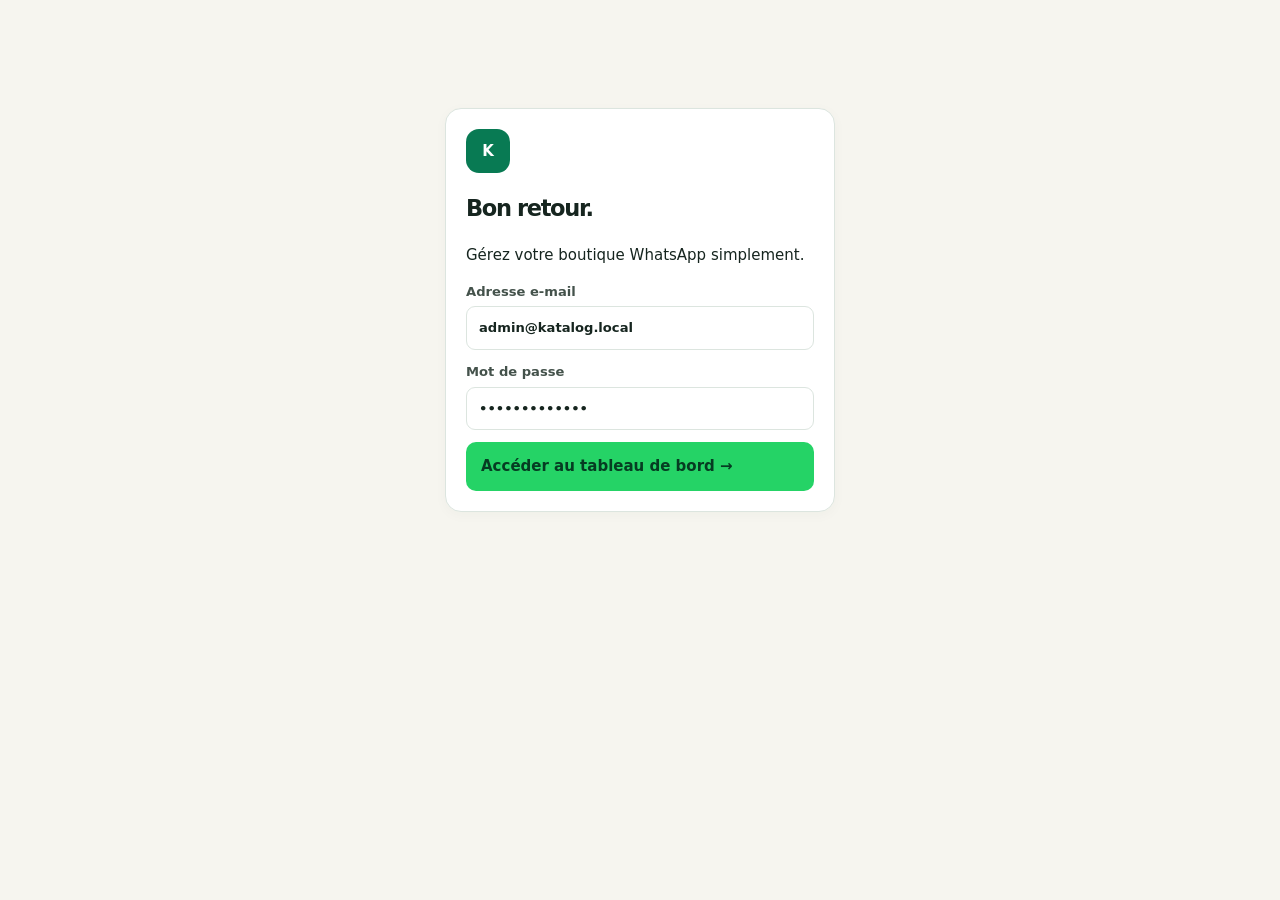
<file: admin.html>
<!doctype html>
<html lang="fr">
<head>
  <meta charset="utf-8">
  <meta name="viewport" content="width=device-width, initial-scale=1">
  <meta name="robots" content="noindex,nofollow">
  <title>Administration — Catalogue WhatsApp</title>
  <link rel="stylesheet" href="public/styles.css">
  <link rel="stylesheet" href="public/admin-polish.css">
</head>
<body>
  <main id="admin"></main>
  <script src="public/admin.js" defer></script>
</body>
</html>
</file>
<file: public/styles.css>
:root{--ink:#16251f;--muted:#65736c;--brand:#087a53;--brand-dark:#045238;--mint:#ddf4e8;--cream:#f6f5ef;--card:#fff;--line:#dce5df;--danger:#b92935;--shadow:0 18px 45px #19342912}*{box-sizing:border-box}body{margin:0;background:var(--cream);color:var(--ink);font:15px/1.5 Inter,ui-sans-serif,system-ui,-apple-system,BlinkMacSystemFont,"Segoe UI",sans-serif}button,input,textarea{font:inherit}button{cursor:pointer;border:0}.wrap{max-width:1120px;margin:auto;padding:0 22px}.hero{background:radial-gradient(circle at 80% 15%,#43bf8b 0,transparent 27%),linear-gradient(130deg,#034832,#0a8960);color:#fff;padding:20px 0 68px}.nav,.admin-header{display:flex;align-items:center;justify-content:space-between;gap:15px}.logo,.admin-brand{font-size:1.34rem;font-weight:850;letter-spacing:-.05em}.cart-button{display:flex;align-items:center;gap:8px;background:#ffffff1f;border:1px solid #ffffff45;color:#fff;padding:10px 13px;border-radius:999px;font-weight:700}.cart-button b{display:grid;place-items:center;min-width:21px;height:21px;background:#fff;color:var(--brand-dark);border-radius:50%;font-size:.75rem}.hero-copy{max-width:650px;padding-top:76px}.eyebrow{font-size:.72rem;text-transform:uppercase;letter-spacing:.13em;color:#b9f0d5;font-weight:850}.eyebrow.dark{color:var(--brand)}.hero h1{font-size:clamp(2.7rem,7vw,5.15rem);line-height:.96;letter-spacing:-.075em;margin:11px 0 15px}.hero p{font-size:1.08rem;max-width:510px;color:#dcf6e9}.search-wrap{display:flex;gap:8px;align-items:center;width:100%;background:#fff;color:#789188;padding:0 17px;border-radius:12px;margin-top:29px;font-size:1.5rem;box-shadow:0 9px 25px #003b2933}.search{width:100%;padding:16px 0;border:0;outline:0;color:var(--ink);font-size:1rem}.catalogue{padding:42px 0 90px}.bar,.section-head{display:flex;justify-content:space-between;align-items:center;gap:12px;margin-bottom:22px}.bar h2,.panel h2{margin:2px 0 0;font-size:1.55rem;letter-spacing:-.05em}.product-count{background:var(--mint);color:var(--brand-dark);padding:5px 10px;border-radius:999px;font-size:.78rem;font-weight:800}.chips{display:flex;overflow:auto;gap:8px;margin-bottom:25px;padding-bottom:3px}.chip{white-space:nowrap;background:#e7ece8;color:var(--ink);padding:8px 13px;border-radius:999px;font-weight:650}.chip.active{background:var(--ink);color:#fff}.grid{display:grid;grid-template-columns:repeat(auto-fill,minmax(220px,1fr));gap:18px}.card{background:var(--card);border-radius:18px;overflow:hidden;border:1px solid var(--line);box-shadow:0 4px 13px #19342908;transition:transform .2s,box-shadow .2s}.card:hover{transform:translateY(-3px);box-shadow:var(--shadow)}.card img{width:100%;height:234px;object-fit:cover;background:#e7ece8}.card-info{padding:14px}.category{font-size:.7rem;color:var(--brand);font-weight:850;text-transform:uppercase;letter-spacing:.08em}.card h3{margin:5px 0 3px;font-size:1.06rem;letter-spacing:-.025em}.card-info p{height:37px;overflow:hidden;margin:0;color:var(--muted);font-size:.84rem}.card-bottom{display:flex;align-items:center;justify-content:space-between;margin-top:14px}.price{font-size:1.05rem}.add{width:33px;height:33px;border-radius:50%;background:var(--ink);color:#fff;font-size:1.35rem;line-height:1}.drawer{position:fixed;inset:0 0 0 auto;width:min(440px,100%);overflow:auto;background:#fff;z-index:10;box-shadow:-12px 0 45px #17211d33;padding:22px;transform:translateX(105%);transition:transform .25s}.drawer.open{transform:none}.drawer-head{display:flex;justify-content:space-between;align-items:flex-start;border-bottom:1px solid var(--line);padding-bottom:16px}.drawer h2{margin:1px 0 0;letter-spacing:-.05em}.close{background:#edf1ee;width:36px;height:36px;border-radius:50%;font-size:1.6rem}.cart-item{display:grid;grid-template-columns:52px 1fr auto;gap:10px;align-items:center;border-bottom:1px solid var(--line);padding:13px 0}.cart-item img{width:52px;height:52px;object-fit:cover;border-radius:9px}.cart-item strong,.cart-item small{display:block}.cart-item small{color:var(--muted);font-size:.78rem;margin-top:3px}.quantity{display:flex;gap:7px;align-items:center}.quantity button{width:28px;height:28px;border-radius:50%;background:#ecf1ed;color:var(--ink);font-weight:800}.quantity b{width:14px;text-align:center}.total{display:flex;justify-content:space-between;align-items:center;padding:18px 0;font-size:1.12rem}.checkout{display:grid;gap:12px}.checkout label,.product-form label{display:grid;gap:5px;color:#44524b;font-weight:700;font-size:.82rem}.checkout input,.checkout textarea,.fields input,.product-form textarea{width:100%;padding:11px 12px;border:1px solid var(--line);border-radius:9px;color:var(--ink);background:#fff;outline-color:var(--brand);resize:vertical}.checkout textarea,.product-form textarea{min-height:76px}.secure-note{margin:0;color:var(--muted);font-size:.78rem}.whatsapp,.save{background:#25d366;color:#063c22;padding:13px 15px;border-radius:10px;font-weight:850;display:flex;justify-content:space-between;align-items:center}.empty{color:var(--muted);text-align:center;padding:35px 10px}.empty strong{display:block;color:var(--ink);margin-top:7px}.empty p{margin:3px 0}.empty-icon{font-size:1.8rem}.admin-shell{max-width:1180px;margin:0 auto;padding:20px 22px 60px}.admin-header{padding:7px 0 24px;border-bottom:1px solid var(--line)}.admin-brand{text-decoration:none;color:var(--ink)}.admin-brand span{color:var(--brand);font-size:.8rem}.visit-link,.logout{background:transparent;color:var(--muted);font-size:.86rem;text-decoration:none;margin-left:10px}.dashboard-title{max-width:720px;padding:46px 0 26px}.dashboard-title h1{font-size:clamp(2rem,5vw,3.3rem);letter-spacing:-.07em;line-height:1;margin:7px 0 11px}.dashboard-title p{color:var(--muted);margin:0}.stats{display:grid;grid-template-columns:repeat(3,1fr);gap:14px;margin-bottom:22px}.stats article{background:var(--card);border:1px solid var(--line);border-radius:15px;padding:17px;box-shadow:0 3px 12px #19342908}.stats span,.stats small{display:block;color:var(--muted);font-size:.78rem}.stats strong{display:block;font-size:1.55rem;letter-spacing:-.06em;margin:3px 0}.admin-grid{display:grid;grid-template-columns:minmax(0,1.48fr) minmax(280px,.8fr);gap:18px;align-items:start}.panel{background:var(--card);border:1px solid var(--line);border-radius:16px;padding:20px;margin-bottom:18px;box-shadow:0 3px 13px #19342908}.panel h1{letter-spacing:-.06em}.product-form{display:grid;gap:14px}.fields{display:grid;grid-template-columns:repeat(2,1fr);gap:12px}.upload-zone{position:relative;min-height:130px;border:1.5px dashed #8fc9ad;border-radius:12px;background:#f1faf5;display:grid;place-items:center;text-align:center;padding:16px;overflow:hidden}.upload-zone input{position:absolute;inset:0;opacity:0;cursor:pointer}.upload-zone b,.upload-zone span{display:block}.upload-zone b{color:var(--brand-dark)}.upload-zone span{font-size:.77rem;color:var(--muted);margin-top:3px}.upload-preview{height:78px;width:78px;object-fit:cover;border-radius:9px;margin:0 auto 7px}.admin-products{display:grid;gap:5px}.admin-products article{display:grid;grid-template-columns:45px 1fr auto 30px;gap:10px;align-items:center;padding:9px 0;border-bottom:1px solid var(--line)}.admin-products article:last-child{border:0}.admin-products img{height:45px;width:45px;object-fit:cover;border-radius:8px}.admin-products b,.admin-products small{display:block}.admin-products small{font-size:.75rem;color:var(--muted)}.icon-danger{background:#fff0f1;color:var(--danger);border-radius:7px;padding:6px;font-size:1rem}.orders{display:grid}.orders article{display:grid;grid-template-columns:55px 1fr auto auto;gap:15px;align-items:center;padding:13px 0;border-bottom:1px solid var(--line)}.orders article:last-child{border:0}.orders small,.orders p{display:block;color:var(--muted);font-size:.78rem;margin:2px 0}.order-id{font-weight:850;color:var(--brand)}.orders time{font-size:.72rem;color:var(--muted)}.login{max-width:390px;margin:12vh auto}.admin-mark{display:grid;place-items:center;background:var(--brand);color:#fff;width:44px;height:44px;border-radius:13px;font-weight:850}.modal-backdrop{position:fixed;inset:0;background:#17211d77;z-index:30;display:grid;place-items:center;padding:20px}.confirm-modal{max-width:370px;background:#fff;border-radius:18px;padding:25px;text-align:center;box-shadow:var(--shadow)}.modal-icon{display:grid;place-items:center;margin:auto;background:#fff0f1;color:var(--danger);width:44px;height:44px;border-radius:50%;font-size:1.35rem}.confirm-modal h2{margin:12px 0 5px;letter-spacing:-.04em}.confirm-modal p{color:var(--muted);font-size:.9rem}.confirm-modal>div{display:flex;gap:10px;margin-top:20px}.confirm-modal button{flex:1;padding:11px;border-radius:9px;font-weight:800}.cancel{background:#edf1ee;color:var(--ink)}.delete{background:var(--danger);color:#fff}#toast{position:fixed;right:22px;bottom:22px;z-index:50;background:var(--ink);color:#fff;padding:12px 15px;border-radius:10px;opacity:0;transform:translateY(12px);pointer-events:none;transition:.2s;box-shadow:var(--shadow)}#toast.show{opacity:1;transform:none}#toast.error{background:var(--danger)}@media(max-width:720px){.hero-copy{padding-top:48px}.grid{grid-template-columns:repeat(2,1fr);gap:11px}.card img{height:155px}.card-info{padding:10px}.card h3{font-size:.95rem}.card-info p{display:none}.stats{grid-template-columns:1fr}.admin-grid{grid-template-columns:1fr}.orders article{grid-template-columns:45px 1fr}.orders strong,.orders time{grid-column:2}.fields{grid-template-columns:1fr}.dashboard-title{padding-top:32px}.admin-products article{grid-template-columns:45px 1fr auto 30px}}@media(max-width:420px){.wrap,.admin-shell{padding-left:14px;padding-right:14px}.hero h1{font-size:2.7rem}.card-bottom{margin-top:9px}.admin-header{font-size:.8rem}.visit-link{display:none}}
</file>
<file: public/admin-polish.css>
.admin-products{overflow:hidden}.admin-products article{grid-template-columns:45px minmax(0,1fr) auto auto 32px!important}.admin-products article>div{min-width:0}.admin-products article b,.admin-products article small{overflow:hidden;text-overflow:ellipsis;white-space:nowrap}.edit-button{display:inline-flex!important;align-items:center;gap:5px;white-space:nowrap;background:#e8f5ee!important;color:#066443!important;border:0!important;border-radius:8px!important;padding:7px 9px!important;font-weight:800!important;font-size:.76rem!important}.icon-danger{display:grid!important;place-items:center;width:32px;height:32px;padding:0!important}.icon-danger svg,.edit-button svg{width:15px;height:15px;fill:none;stroke:currentColor;stroke-width:2;stroke-linecap:round;stroke-linejoin:round}@media(max-width:800px){.admin-products article{grid-template-columns:42px minmax(0,1fr) auto 32px!important}.admin-products article>strong{display:none}.edit-button{font-size:0!important;width:32px;height:32px;justify-content:center;padding:0!important}.edit-button svg{width:17px;height:17px}}@media(max-width:420px){.admin-products article{grid-template-columns:38px minmax(0,1fr) 30px 30px!important}.admin-products img{width:38px!important;height:38px!important}}
</file>
